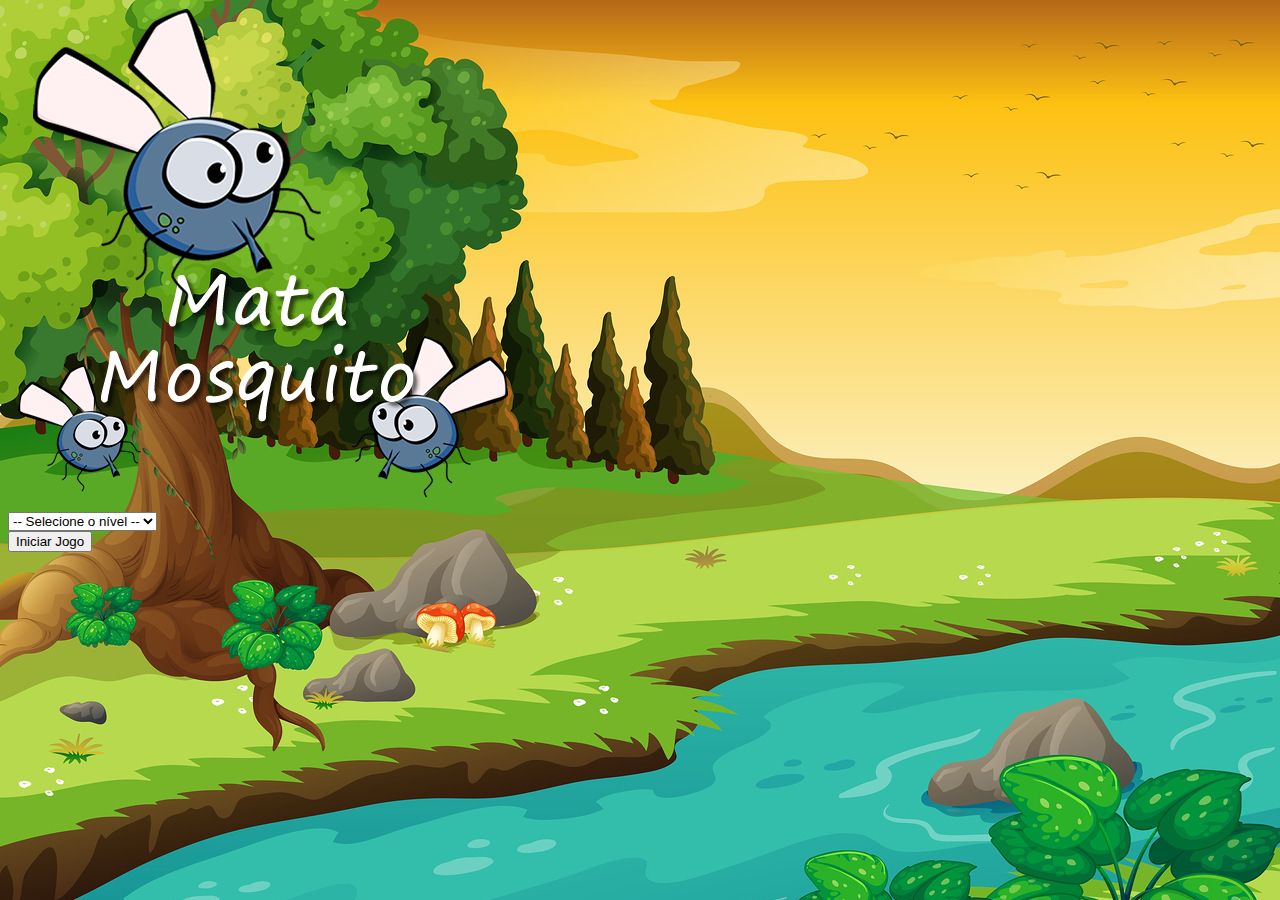
<file: index.html>
<!DOCTYPE html>
<html lang="pt-br">
	<head>
		<title>Vitoria!</title>
		<meta charset="utf-8">

		<!-- CSS -->
		<link rel="stylesheet" href="https://cdn.jsdelivr.net/npm/bootstrap@4.5.3/dist/css/bootstrap.min.css" integrity="sha384-TX8t27EcRE3e/ihU7zmQxVncDAy5uIKz4rEkgIXeMed4M0jlfIDPvg6uqKI2xXr2" crossorigin="anonymous">

		<!-- Estilo customizado -->
		<link rel="stylesheet" type="text/css" href="estilo.css">

		<script src="jogo.js"></script>

		<script>
			
			function iniciarJogo() {

				var nivel = document.getElementById('nivel').value

				if (nivel === '') {

					alert('Selecione um nível para iniciar o jogo')
					return false
				}

				window.location.href = "app.html?" + nivel
			}

		</script>

	</head>

	<body>

		<div class="container"> <!-- Container -->

			<div class="row">

				<div class="col">

					<div class="d-flex justify-content-center">
						
						<img src="imagens/game.png">

					</div>
					
				</div>
				
			</div>

			<div class="row">
				
				<div class="col">
					
					<div class="d-flex justify-content-center">

						<div class="mb-2">

							<select class="form-control" id="nivel">
							
								<option value="">-- Selecione o nível --</option>
								<option value="normal">Normal</option>
								<option value="dificil">Difícil</option>
								<option value="diniz">Nível Diniz</option>

							</select>
							
						</div>
						

					</div>

				</div>

			</div>

			<div class="row">

				<div class="col">

					<div class="d-flex justify-content-center">
						
						<button type="button" class="btn btn-danger btn-lg" onclick="iniciarJogo()">Iniciar Jogo</button>

					</div>
					
				</div>
				
			</div>
			
		</div><!-- /Container -->


	</body>
</html>
</file>
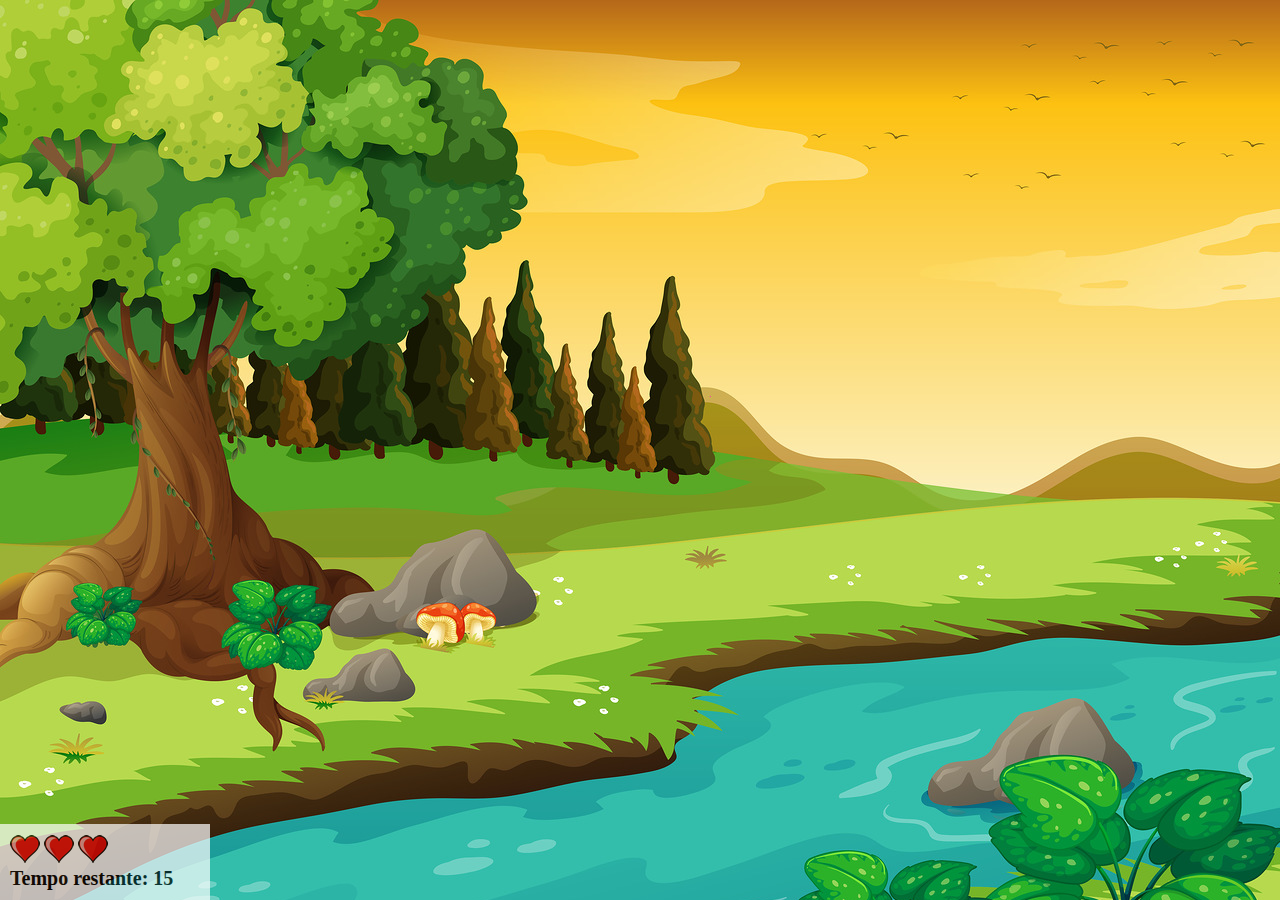
<file: app.html>
<!DOCTYPE html>
<html lang="pt-br">
	<head>
		<title>Página principal</title>
		<meta charset="utf-8">

		<!-- Estilo customizado -->
		<link rel="stylesheet" type="text/css" href="estilo.css">

		<script src="jogo.js"></script>

	</head>

	<body onresize="ajustaTamanhoPalcoJogo()">

		<div class="painel">

			<div class="vidas">

				<img id="v1" src="imagens/coracao_cheio.png">
				<img id="v2" src="imagens/coracao_cheio.png">
				<img id="v3" src="imagens/coracao_cheio.png">
				
			</div>

			<div class="cronometro">Tempo restante: <span id="cronometro"></span>
				
			</div>
			
		</div>

		<script>
			document.getElementById('cronometro').innerHTML = tempo

			var criaMosquito = setInterval(function() {
				posicaoRandomica()
			}, criaMosquitoTempo)

		</script>

	</body>
</html>
</file>
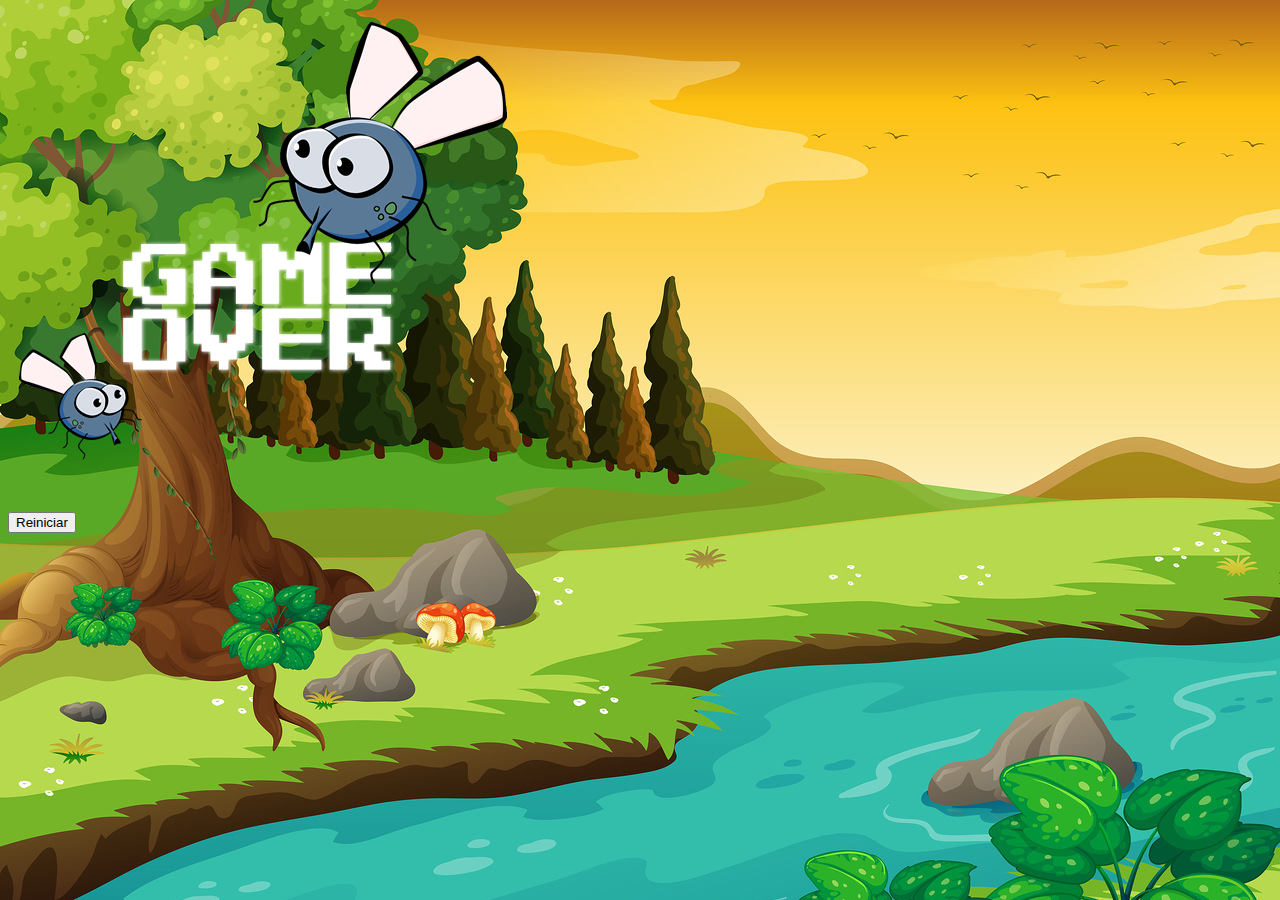
<file: fim_de_jogo.html>
<!DOCTYPE html>
<html lang="pt-br">
	<head>
		<title>Game Over</title>
		<meta charset="utf-8">

		<!-- CSS -->
		<link rel="stylesheet" href="https://cdn.jsdelivr.net/npm/bootstrap@4.5.3/dist/css/bootstrap.min.css" integrity="sha384-TX8t27EcRE3e/ihU7zmQxVncDAy5uIKz4rEkgIXeMed4M0jlfIDPvg6uqKI2xXr2" crossorigin="anonymous">

		<!-- Estilo customizado -->
		<link rel="stylesheet" type="text/css" href="estilo.css">

		<script src="jogo.js"></script>

	</head>

	<body>

		<div class="container"> <!-- Container -->

			<div class="row">

				<div class="col">

					<div class="d-flex justify-content-center">
						
						<img src="imagens/game_over.png">

					</div>
					
				</div>
				
			</div>

			<div class="row">

				<div class="col">

					<div class="d-flex justify-content-center">
						
						<button type="button" class="btn btn-dark btn-lg" onclick="window.location.href = 'index.html' ">Reiniciar</button>

					</div>
					
				</div>
				
			</div>
			
		</div><!-- /Container -->


	</body>
</html>
</file>
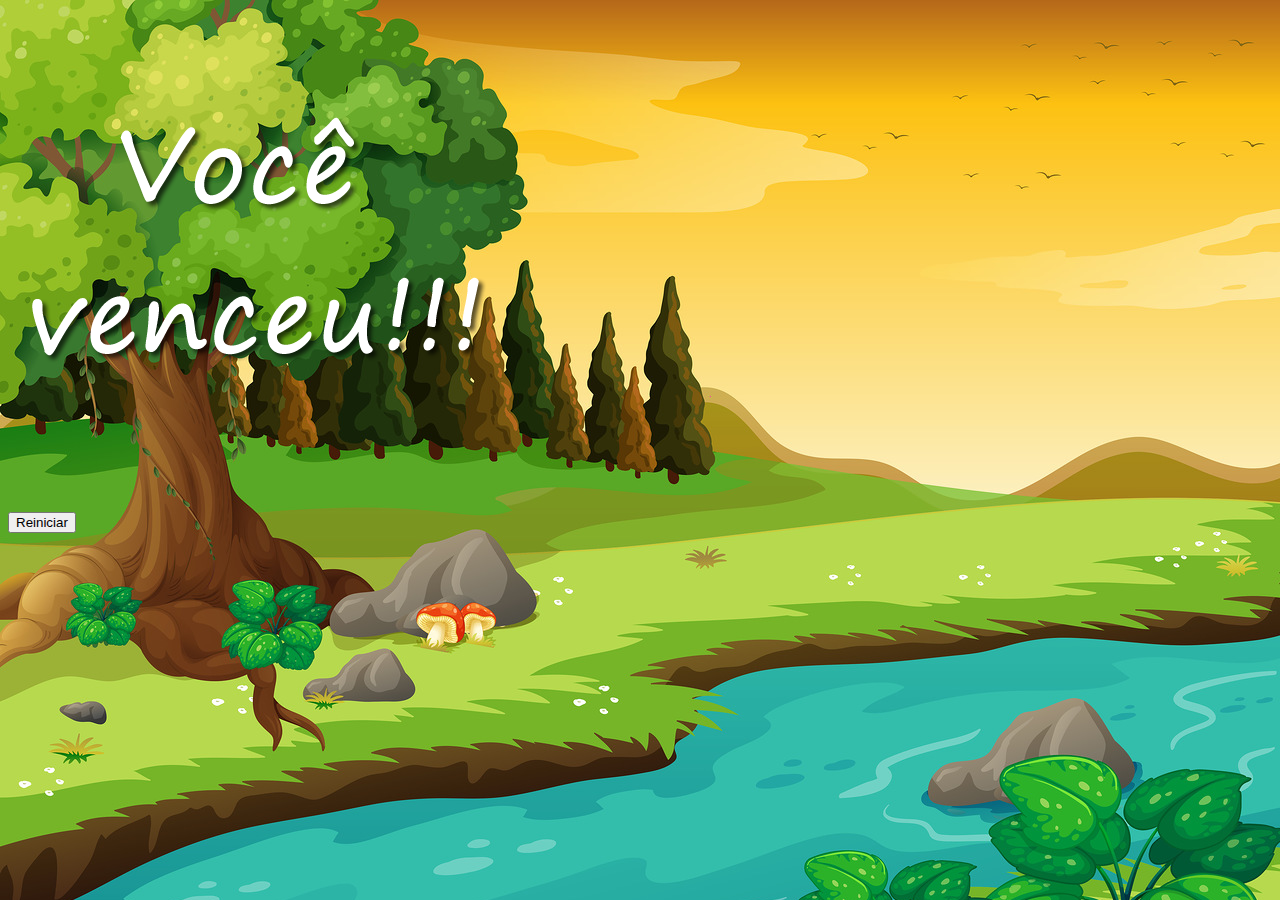
<file: vitoria.html>
<!DOCTYPE html>
<html lang="pt-br">
	<head>
		<title>Vitoria!</title>
		<meta charset="utf-8">

		<!-- CSS -->
		<link rel="stylesheet" href="https://cdn.jsdelivr.net/npm/bootstrap@4.5.3/dist/css/bootstrap.min.css" integrity="sha384-TX8t27EcRE3e/ihU7zmQxVncDAy5uIKz4rEkgIXeMed4M0jlfIDPvg6uqKI2xXr2" crossorigin="anonymous">

		<!-- Estilo customizado -->
		<link rel="stylesheet" type="text/css" href="estilo.css">

		<script src="jogo.js"></script>

	</head>

	<body>

		<div class="container"> <!-- Container -->

			<div class="row">

				<div class="col">

					<div class="d-flex justify-content-center">
						
						<img src="imagens/vitoria.png">

					</div>
					
				</div>
				
			</div>

			<div class="row">

				<div class="col">

					<div class="d-flex justify-content-center">
						
						<button type="button" class="btn btn-dark btn-lg" onclick="window.location.href = 'index.html' ">Reiniciar</button>

					</div>
					
				</div>
				
			</div>
			
		</div><!-- /Container -->


	</body>
</html>
</file>
<file: estilo.css>
html {
	cursor: url(imagens/mata_mosquito.png) 30 30, auto;
}

body {
	background-image: url(imagens/bg.jpg);
	background-repeat: no-repeat;
}

.mosquito1 {
	width: 50px;
	height: 50px;
}

.mosquito2 {
	width: 70px;
	height: 70px;
}

.mosquito3 {
	width: 90px;
	height: 90px;
}

.ladoA {
	transform: scaleX(1);
}

.ladoB {
	transform: scaleX(-1);
}

.painel {
	position: absolute;
	width: 190px;
	padding: 10px;
	left: 0px;
	bottom: 0px;
	border-top: solid 1px #fff;
	background-color: #fff;
	opacity: 0.7;
}

.vidas {
	float: left;
}	

.cronometro {
	float: left;
	font-size: 20px;
	font-weight: bold;
}
</file>
